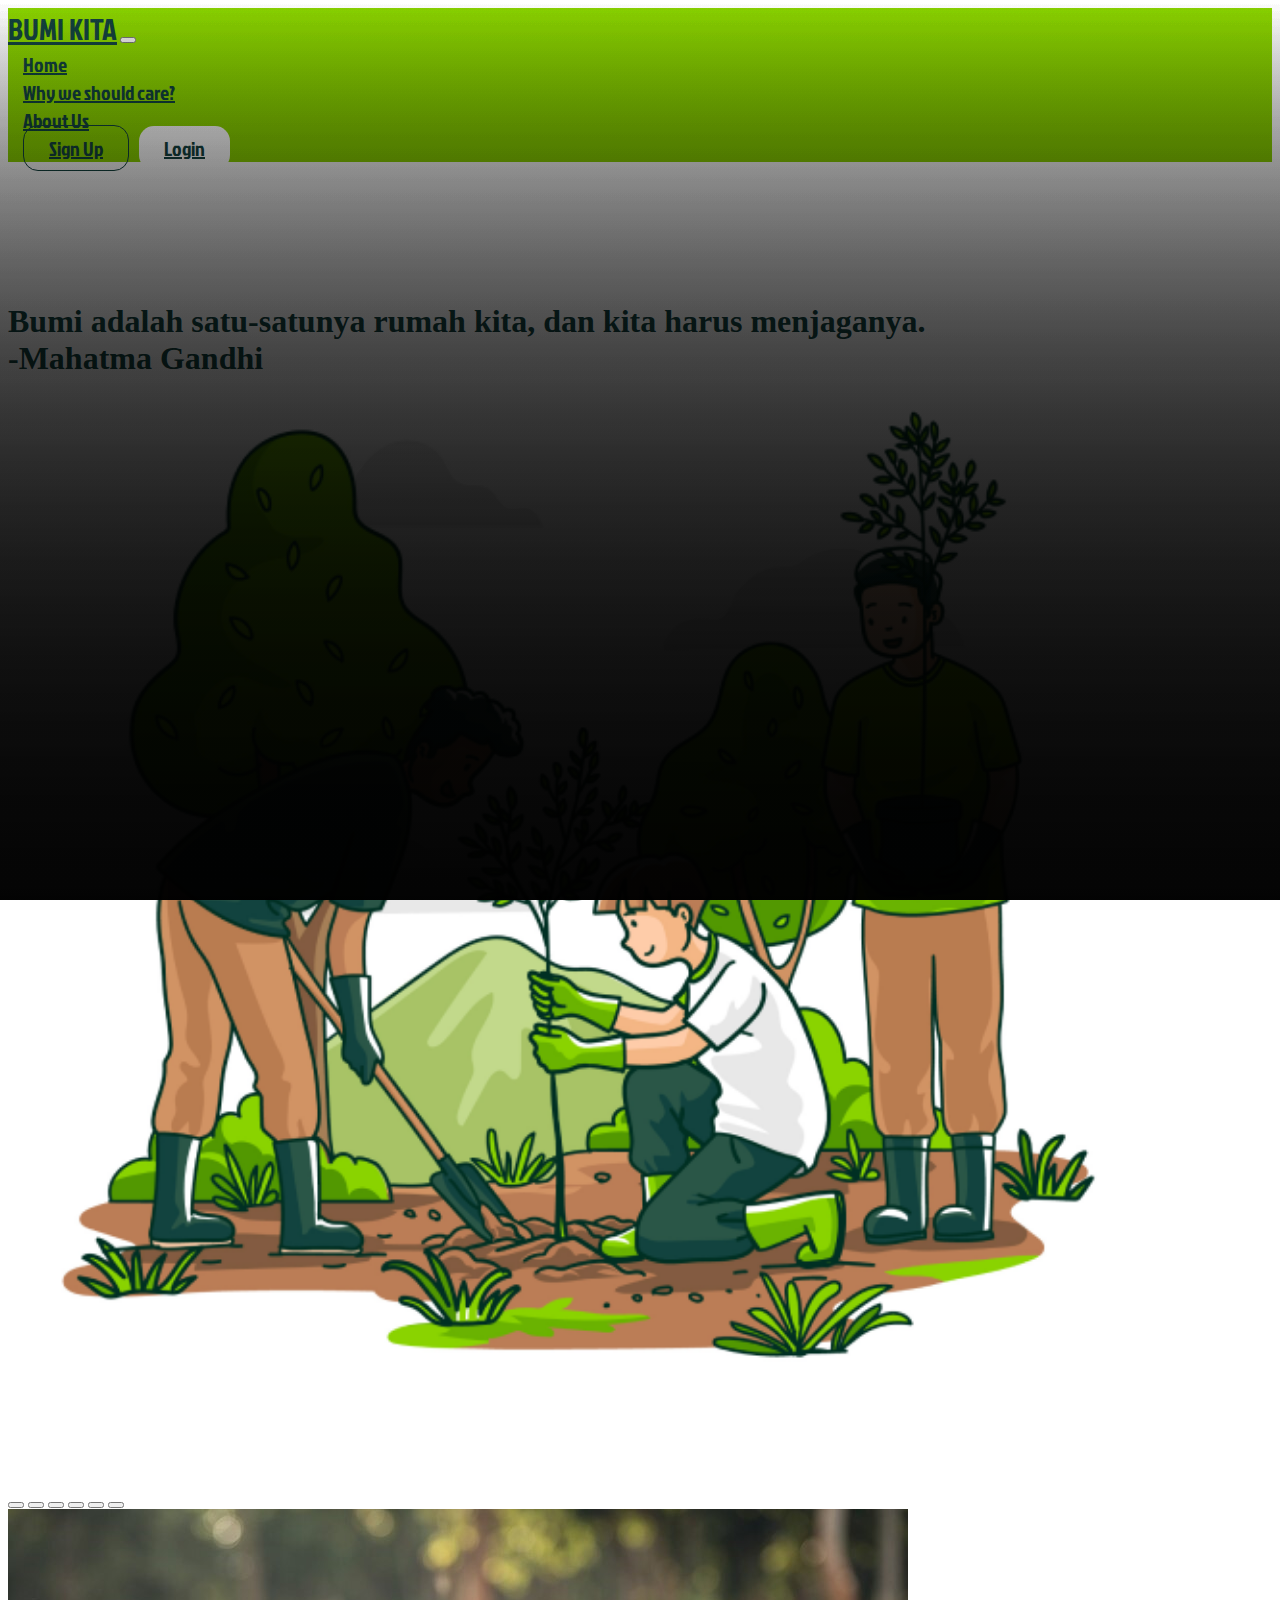
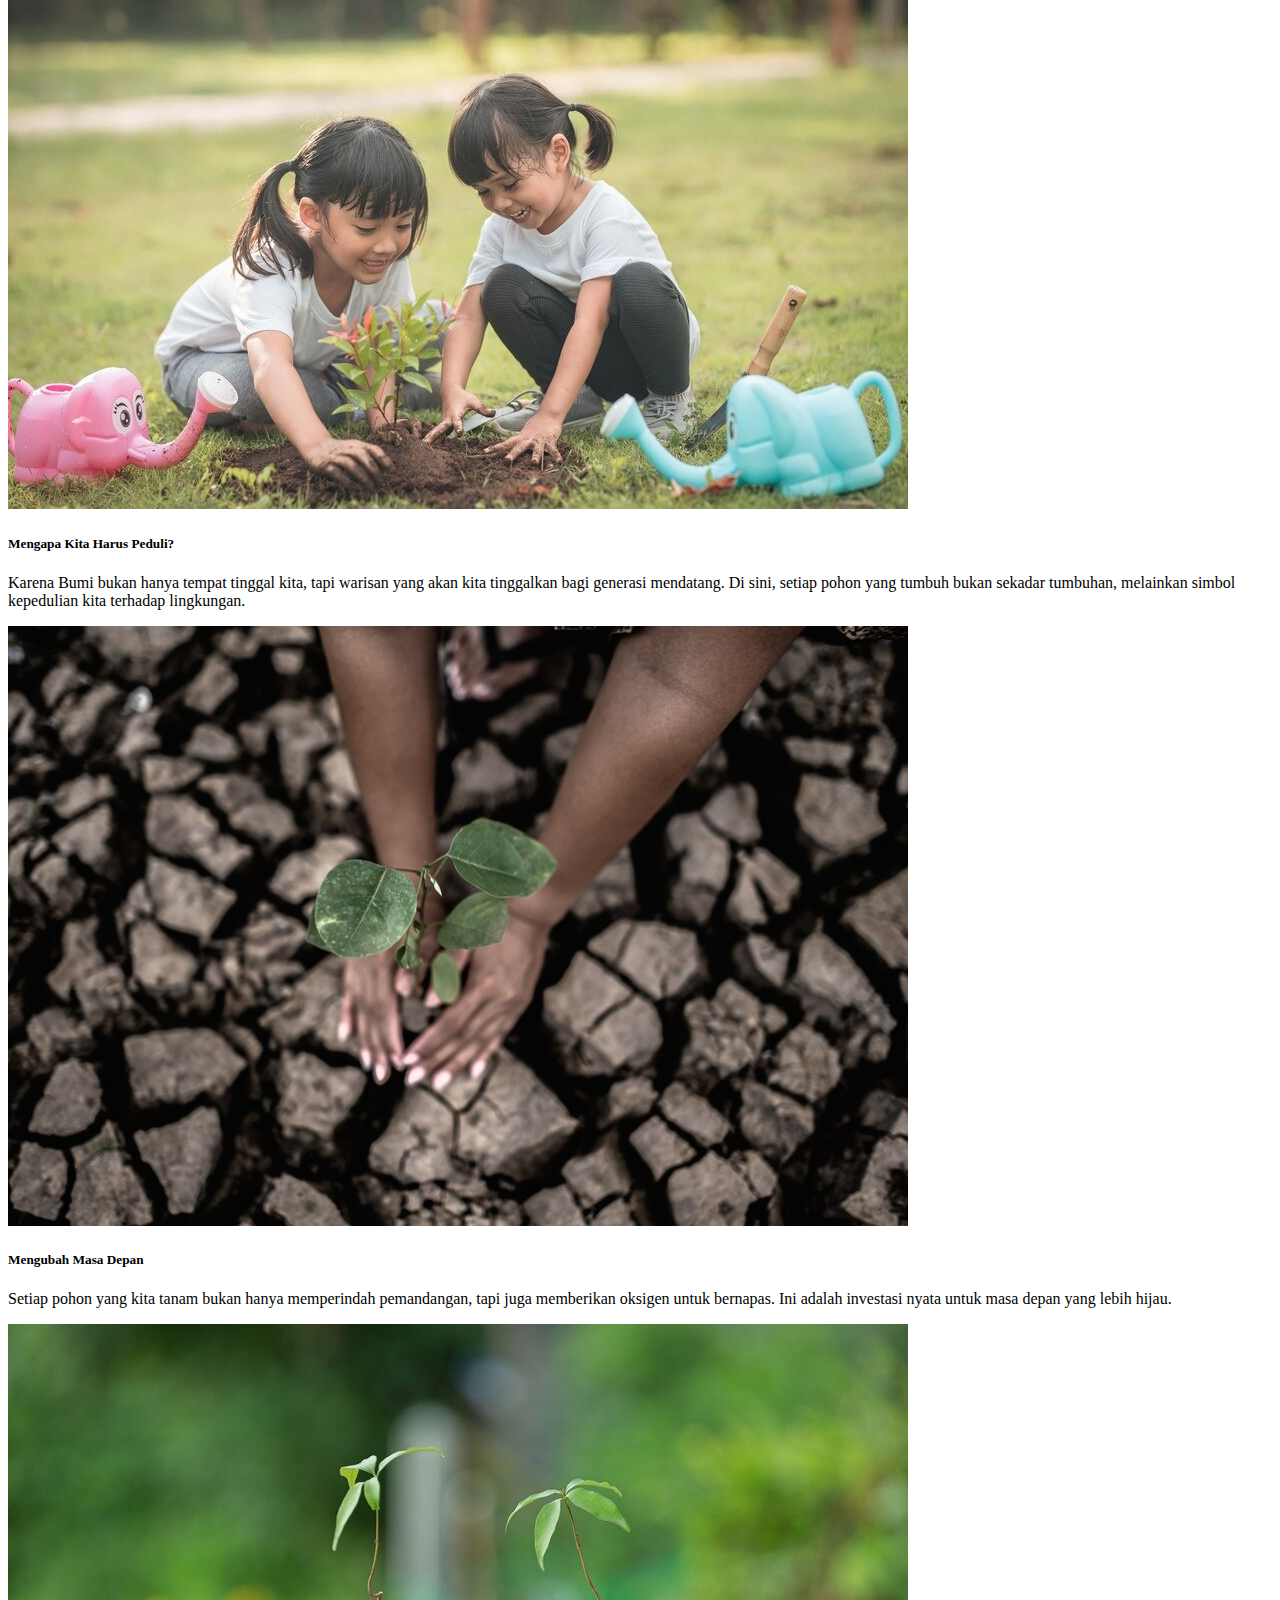
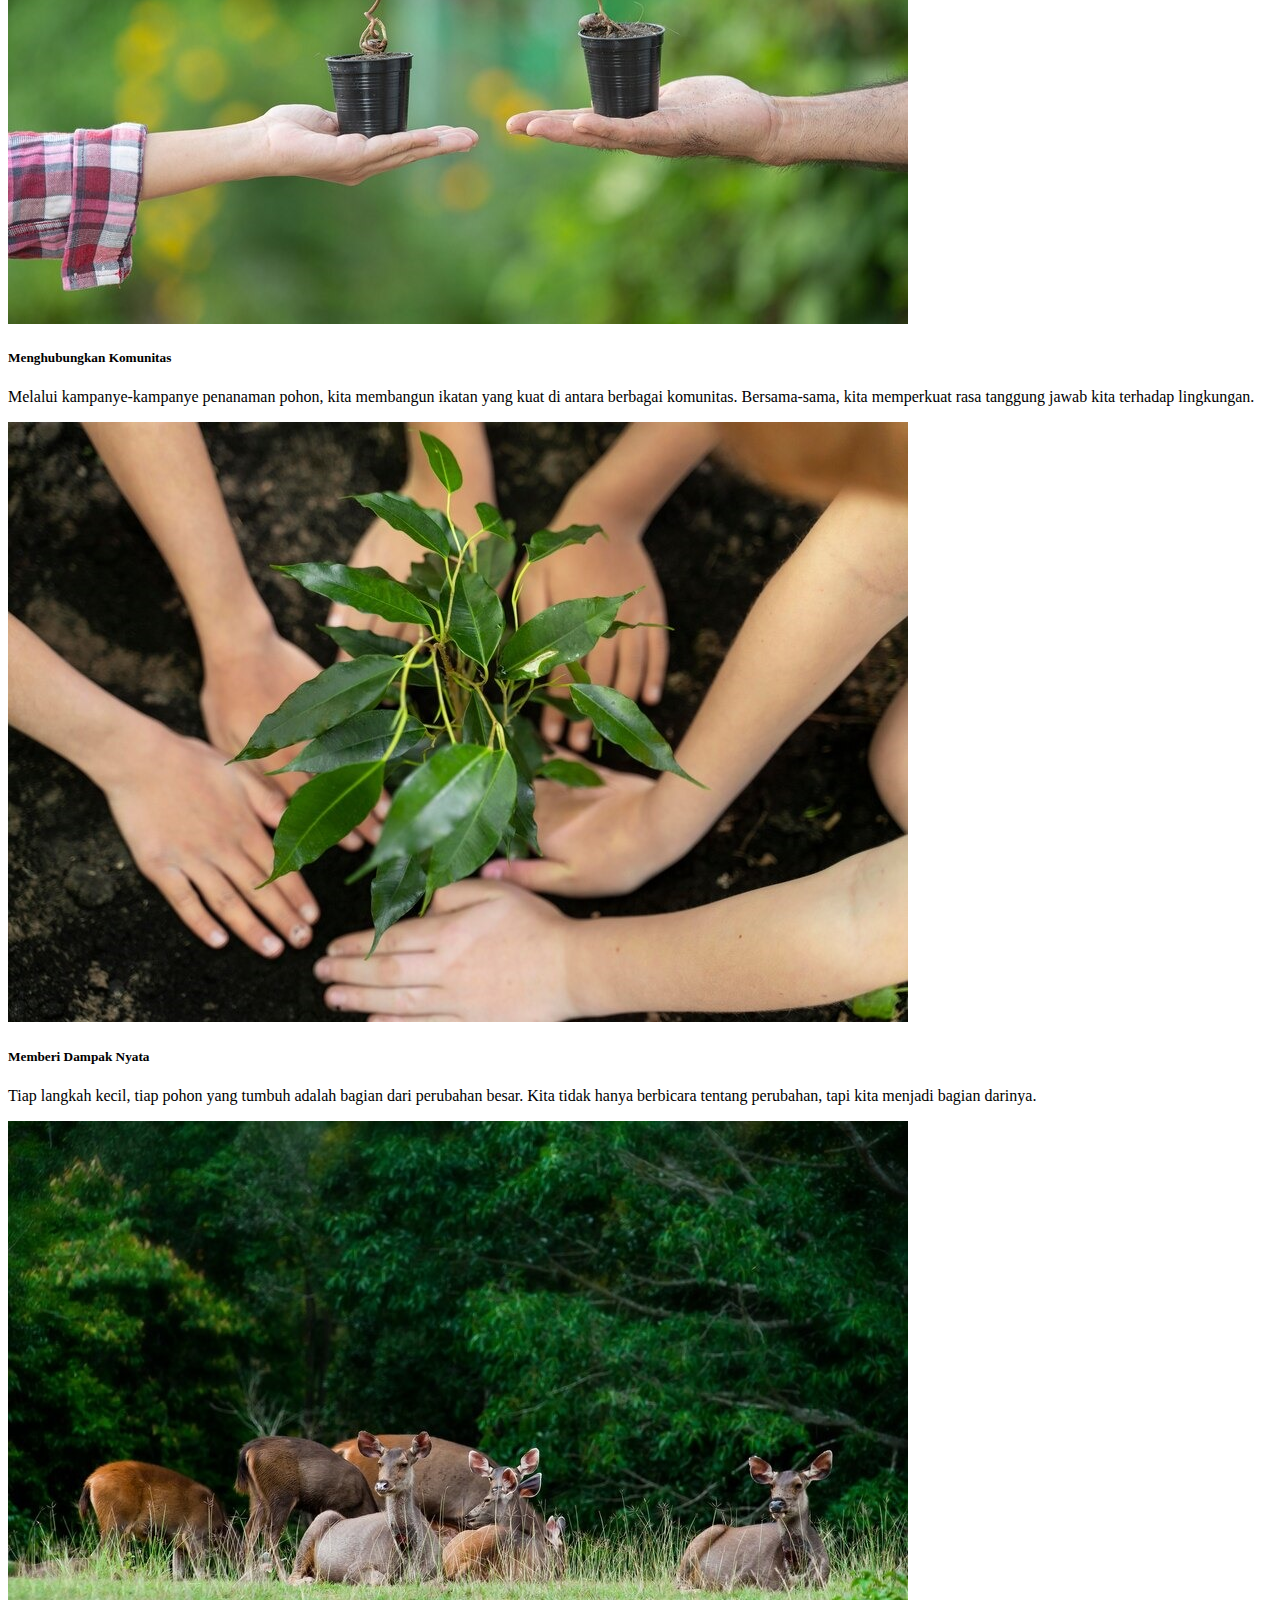
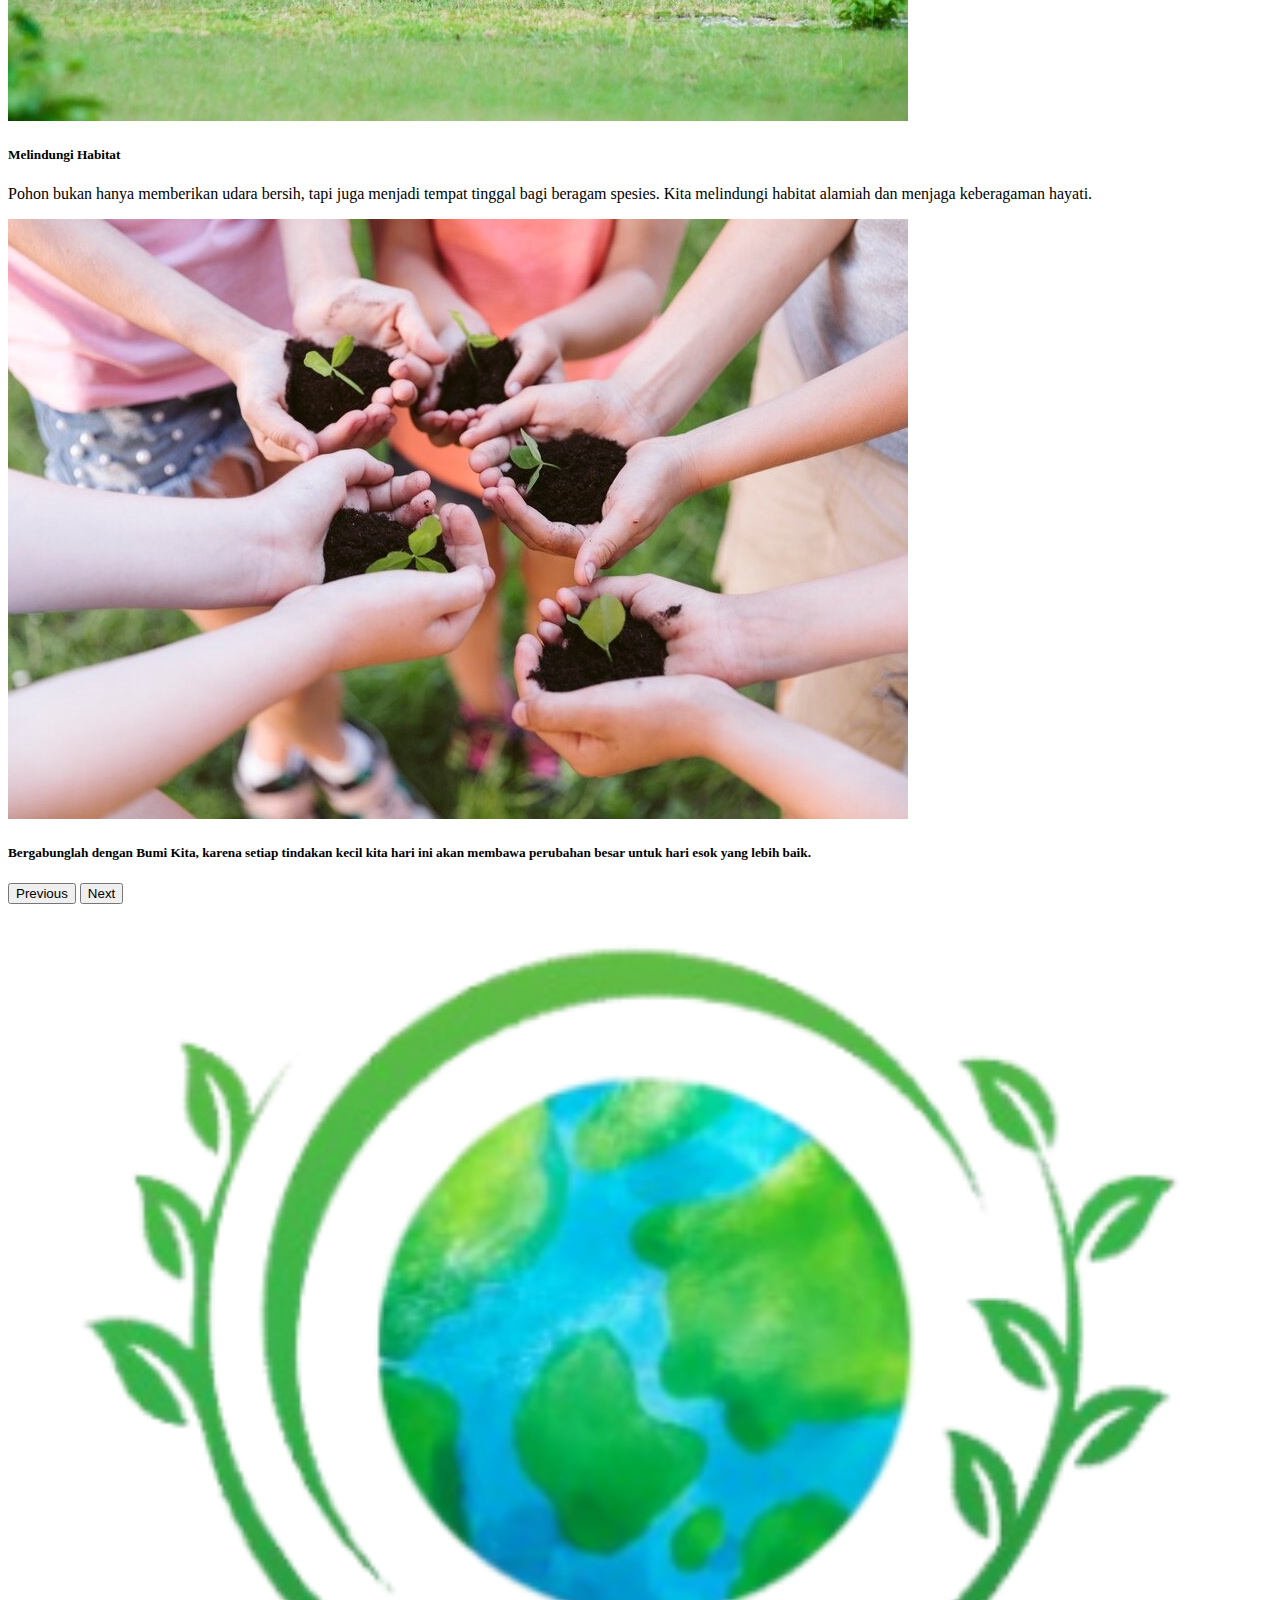
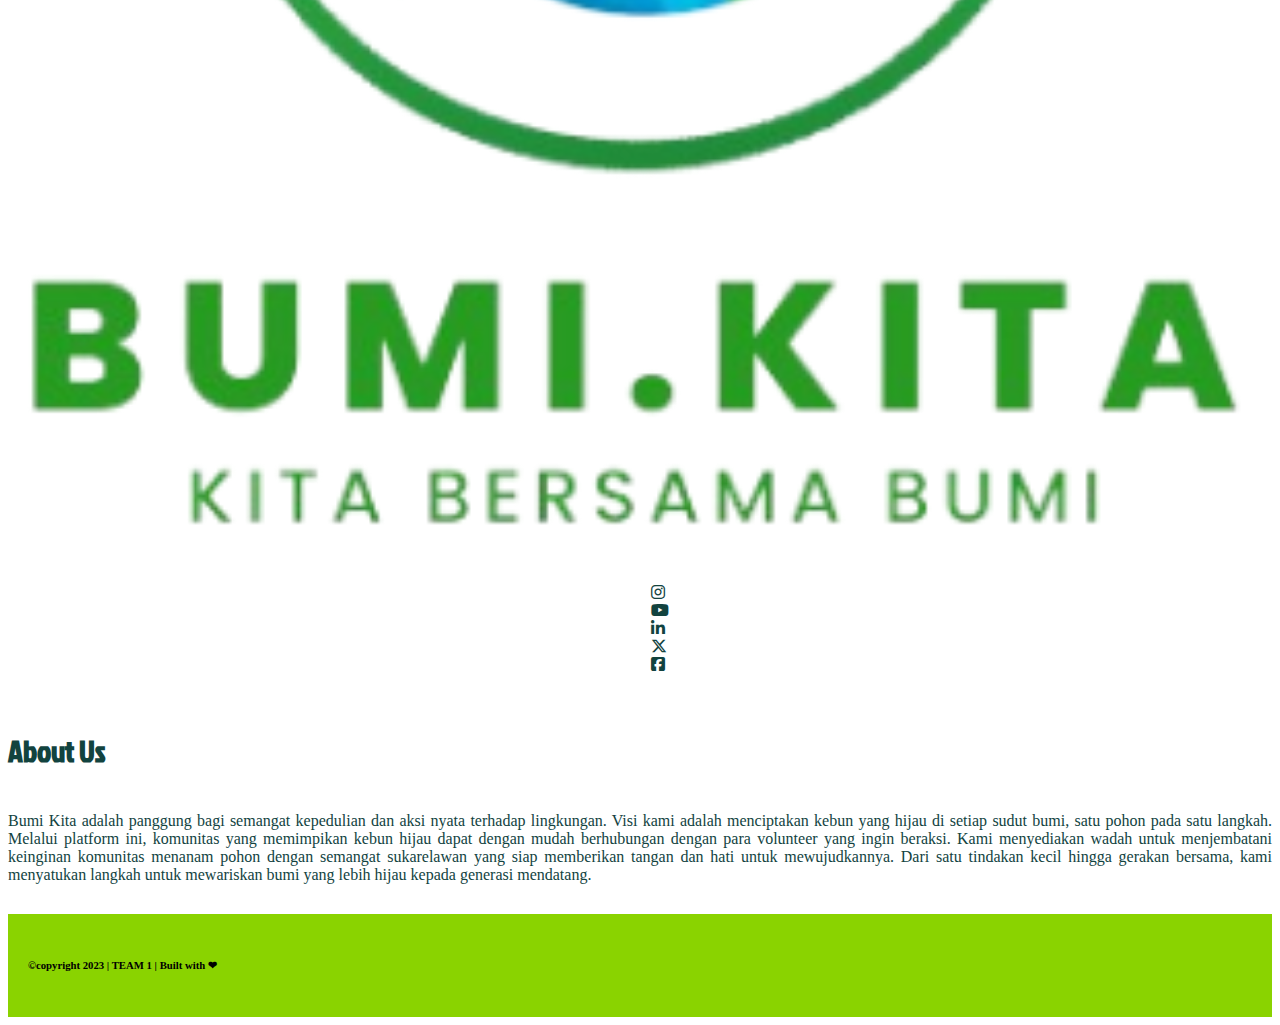
<file: index.html>
<!doctype html>
<html lang="en">

<head>
    <meta charset="utf-8">
    <meta name="viewport" content="width=device-width, initial-scale=1">
    <title>Bumi Kita</title>
    <link href="https://cdn.jsdelivr.net/npm/bootstrap@5.3.2/dist/css/bootstrap.min.css" rel="stylesheet"
        integrity="sha384-T3c6CoIi6uLrA9TneNEoa7RxnatzjcDSCmG1MXxSR1GAsXEV/Dwwykc2MPK8M2HN" crossorigin="anonymous">
    <link rel="stylesheet" href="css/styles.css">
    <link rel="preconnect" href="https://fonts.googleapis.com">
    <link rel="preconnect" href="https://fonts.gstatic.com" crossorigin>
    <link href="https://fonts.googleapis.com/css2?family=Jockey+One&family=Ubuntu+Mono&display=swap" rel="stylesheet">
    <link rel="stylesheet" href="https://cdnjs.cloudflare.com/ajax/libs/font-awesome/6.4.2/css/all.min.css">
</head>

<body id="home">
    <nav class="navbar navbar-expand-md bg-body-tertiary fixed-top">
        <div class="container">
            <a class="navbar-brand" href="#">BUMI KITA</a>
            <button class="navbar-toggler" type="button" data-bs-toggle="collapse" data-bs-target="#navbarNav"
                aria-controls="navbarNav" aria-expanded="false" aria-label="Toggle navigation">
                <span class="navbar-toggler-icon"></span>
            </button>
            <div class="collapse navbar-collapse justify-content-md-between" id="navbarNav">
                <div class="navbar-nav">
                    <div class="nav-item justify-content-center">
                        <a class="nav-link" href="#home">Home</a>
                    </div>
                    <div class="nav-item">
                        <a class="nav-link" href="#why-we-should-care">Why we should care?</a>
                    </div>
                    <div class="nav-item">
                        <a class="nav-link" href="#about-us">About Us</a>
                    </div>
                </div>
                <div class="nav-item login-signup justify-content-center">
                    <div class="nav-item">
                        <a class="nav-link" href="/signUp.html" id="signUp-btn">Sign Up</a>
                    </div>
                    <div class="nav-item">
                        <a class="nav-link" href="/login.html" id="login-btn">Login</a>
                    </div>
                </div>
            </div>
        </div>
    </nav>
    <main>
        <div class="container">
            <section id="quote">
                <div class="row align-items-center">
                    <div class="col-7" id="quote-text">
                        <h1>
                            Bumi adalah satu-satunya rumah kita, dan kita
                            harus menjaganya.<br>
                            -Mahatma Gandhi
                        </h1>
                    </div>
                    <div class="col-5">
                        <img src="img/quote.png" alt="Menanam pohon">
                    </div>
                </div>
            </section>
            <section id="why-we-should-care">
                <div id="carouselExampleCaptions" class="carousel slide" data-bs-ride="true">
                    <div class="carousel-indicators">
                        <button type="button" data-bs-target="#carouselExampleCaptions" data-bs-slide-to="0"
                            class="active" aria-current="true" aria-label="Slide 1"></button>
                        <button type="button" data-bs-target="#carouselExampleCaptions" data-bs-slide-to="1"
                            aria-label="Slide 2"></button>
                        <button type="button" data-bs-target="#carouselExampleCaptions" data-bs-slide-to="2"
                            aria-label="Slide 3"></button>
                        <button type="button" data-bs-target="#carouselExampleCaptions" data-bs-slide-to="3"
                            aria-label="Slide 4"></button>
                        <button type="button" data-bs-target="#carouselExampleCaptions" data-bs-slide-to="4"
                            aria-label="Slide 5"></button>
                        <button type="button" data-bs-target="#carouselExampleCaptions" data-bs-slide-to="5"
                            aria-label="Slide 6"></button>
                    </div>
                    <div class="carousel-inner">
                        <div class="carousel-item active">
                            <img src="img/1.png" class="d-block w-100" alt="generasi mendatang">
                            <div class="carousel-caption d-none d-md-block">
                                <h5>Mengapa Kita Harus Peduli?</h5>
                                <p>Karena Bumi bukan hanya tempat tinggal kita, tapi warisan yang akan kita
                                    tinggalkan bagi generasi mendatang. Di sini, setiap pohon yang tumbuh bukan sekadar
                                    tumbuhan, melainkan simbol kepedulian kita terhadap lingkungan.</p>
                            </div>
                            <div class="layer"></div>
                        </div>
                        <div class="carousel-item">
                            <img src="img/2.png" class="d-block w-100" alt="...">
                            <div class="carousel-caption d-none d-md-block">
                                <h5>Mengubah Masa Depan</h5>
                                <p>Setiap pohon yang kita tanam bukan hanya memperindah pemandangan, tapi juga
                                    memberikan oksigen untuk bernapas. Ini adalah investasi nyata untuk masa depan yang
                                    lebih hijau.</p>
                            </div>
                            <div class="layer"></div>
                        </div>
                        <div class="carousel-item">
                            <img src="img/3.png" class="d-block w-100" alt="Menghubungkan Komunitas">
                            <div class="carousel-caption d-none d-md-block">
                                <h5>Menghubungkan Komunitas</h5>
                                <p>Melalui kampanye-kampanye penanaman pohon, kita membangun ikatan yang kuat di antara
                                    berbagai komunitas. Bersama-sama, kita memperkuat rasa tanggung jawab kita terhadap
                                    lingkungan.</p>
                            </div>
                            <div class="layer"></div>
                        </div>
                        <div class="carousel-item">
                            <img src="img/4.png" class="d-block w-100" alt="...">
                            <div class="carousel-caption d-none d-md-block">
                                <h5>Memberi Dampak Nyata</h5>
                                <p>Tiap langkah kecil, tiap pohon yang tumbuh adalah bagian dari perubahan besar. Kita
                                    tidak hanya berbicara tentang perubahan, tapi kita menjadi bagian darinya.</p>
                            </div>
                            <div class="layer"></div>
                        </div>
                        <div class="carousel-item">
                            <img src="img/5.png" class="d-block w-100" alt="...">
                            <div class="carousel-caption d-none d-md-block">
                                <h5>Melindungi Habitat</h5>
                                <p>Pohon bukan hanya memberikan udara bersih, tapi juga menjadi tempat tinggal bagi
                                    beragam spesies. Kita melindungi habitat alamiah dan menjaga keberagaman hayati.</p>
                            </div>
                            <div class="layer"></div>
                        </div>
                        <div class="carousel-item">
                            <img src="img/6.png" class="d-block w-100" alt="...">
                            <div class="carousel-caption d-none d-md-block">
                                <h5>Bergabunglah dengan Bumi Kita, karena setiap tindakan kecil kita hari ini akan
                                    membawa perubahan besar untuk hari esok yang lebih baik.</h5>
                            </div>
                            <div class="layer"></div>
                        </div>
                    </div>
                    <button class="carousel-control-prev" type="button" data-bs-target="#carouselExampleCaptions"
                        data-bs-slide="prev">
                        <span class="carousel-control-prev-icon" aria-hidden="true"></span>
                        <span class="visually-hidden">Previous</span>
                    </button>
                    <button class="carousel-control-next" type="button" data-bs-target="#carouselExampleCaptions"
                        data-bs-slide="next">
                        <span class="carousel-control-next-icon" aria-hidden="true"></span>
                        <span class="visually-hidden">Next</span>
                    </button>
                </div>
            </section>
            <section id="about-us">
                <div class="row mt-5 pt-5 justify-content-between">
                    <div class="col-md-4 custom-col">
                        <img src="img/logo-bumi-kita.png" alt="logo-bumi-kita">
                        <div class="container d-flex justify-content-center align-items-center my-3">
                            <ul class="list-group list-group-horizontal">
                                <li class="list-group-item"><a href="#"><i class="fa-brands fa-instagram fs-2"></i></a></li>
                                <li class="list-group-item"><a href="#"><i class="fa-brands fa-youtube fs-2"></i></a></li>
                                <li class="list-group-item"><a href="#"><i class="fa-brands fa-linkedin-in fs-2"></i></a></li>
                                <li class="list-group-item"><a href="#"><i class="fa-brands fa-x-twitter fs-2"></i></a></li>
                                <li class="list-group-item"><a href="#"><i class="fa-brands fa-square-facebook fs-2"></i></a></li>
                            </ul>
                        </div>
                    </div>
                    <div class="col-md-7 text-center">
                        <h4>About Us</h4>
                        <p class="fs-5 text-justify">
                            Bumi Kita adalah panggung bagi semangat kepedulian dan aksi nyata terhadap lingkungan. Visi kami adalah menciptakan kebun yang hijau di setiap sudut bumi, satu pohon pada satu langkah. Melalui platform ini, komunitas yang memimpikan kebun hijau dapat dengan mudah berhubungan dengan para volunteer yang ingin beraksi. Kami menyediakan wadah untuk menjembatani keinginan komunitas menanam pohon dengan semangat sukarelawan yang siap memberikan tangan dan hati untuk mewujudkannya. Dari satu tindakan kecil hingga gerakan bersama, kami menyatukan langkah untuk mewariskan bumi yang lebih hijau kepada generasi mendatang.
                        </p>
                    </div>
                </div>
            </section>
        </div>
    </main>
    <footer>
        <h6 class="text-center bottom-0">&copy;copyright 2023 | TEAM 1 | Built with &#10084;</h6>
    </footer>
    <script src="https://cdn.jsdelivr.net/npm/bootstrap@5.3.2/dist/js/bootstrap.bundle.min.js"
        integrity="sha384-C6RzsynM9kWDrMNeT87bh95OGNyZPhcTNXj1NW7RuBCsyN/o0jlpcV8Qyq46cDfL" crossorigin="anonymous">
    </script>
</body>

</html>
</file>
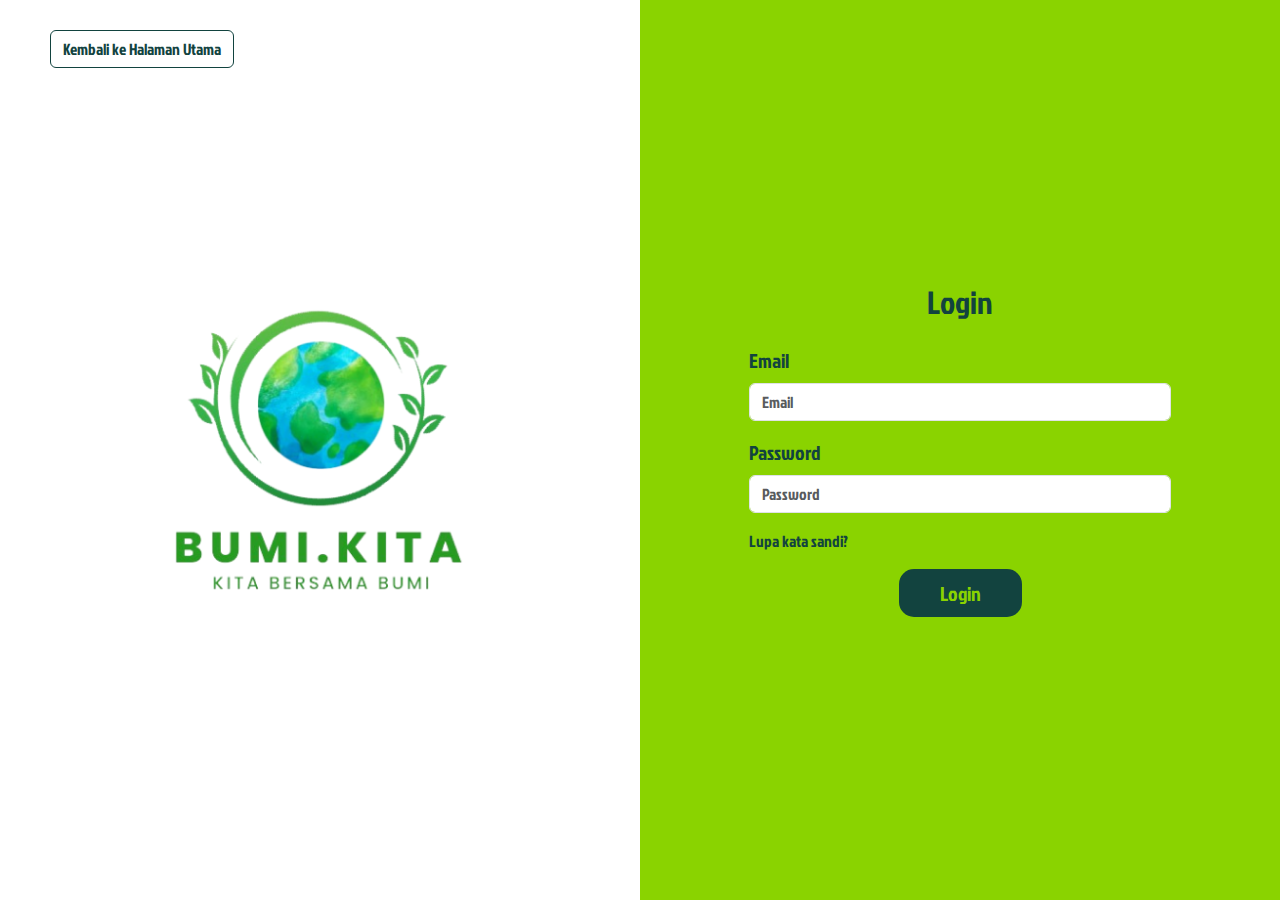
<file: login.html>
<!DOCTYPE html>
<html lang="en">

<head>
    <meta charset="UTF-8">
    <meta name="viewport" content="width=device-width, initial-scale=1.0">
    <link href="https://cdn.jsdelivr.net/npm/bootstrap@5.3.0/dist/css/bootstrap.min.css" rel="stylesheet">
    <link rel="stylesheet" href="css/styles.css">
    <link rel="preconnect" href="https://fonts.googleapis.com">
    <link rel="preconnect" href="https://fonts.gstatic.com" crossorigin>
    <link href="https://fonts.googleapis.com/css2?family=Jockey+One&family=Ubuntu+Mono&display=swap" rel="stylesheet">
    <title>Bumi Kita | Login Page</title>
</head>

<body>
    <div id="login-page" class="container-fluid h-100">
        <div class="row h-100">
            <div id="kolom-kiri" class="col-md-6 text-white vh-100">
                <div class="d-flex justify-content-center align-items-center h-100">
                    <div class="centered-image">
                        <img src="img/logo-bumi-kita.png" alt="Brand Logo" style="max-width: 300px;">
                    </div>
                </div>
            </div>
            <div id="kolom-kanan" class="col-md-6 vh-100">
                <div class="d-flex justify-content-center align-items-center h-100">
                    <div class="login-form w-75">
                        <h2 class="mb-4 text-center fs-2">Login</h2>
                        <form>
                            <div class="mb-3">
                                <label for="inputEmail" class="form-label fs-5">Email</label>
                                <input type="email" class="form-control" id="inputEmail" placeholder="Email" required>
                            </div>
                            <div class="mb-3">
                                <label for="inputPassword" class="form-label fs-5">Password</label>
                                <input type="password" class="form-control" id="inputPassword" placeholder="Password"
                                    required>
                            </div>
                            <p><a href="#">Lupa kata sandi?</a></p>
                            <a href="index.html" class="btn back-to-home">Kembali ke Halaman Utama</a>
                            <div class="container-fluid d-flex justify-content-center">
                                <button type="submit" class="btn fs-5">Login</button>
                            </div>
                        </form>
                    </div>
                </div>
            </div>
        </div>
    </div>
</body>

</html>
</file>
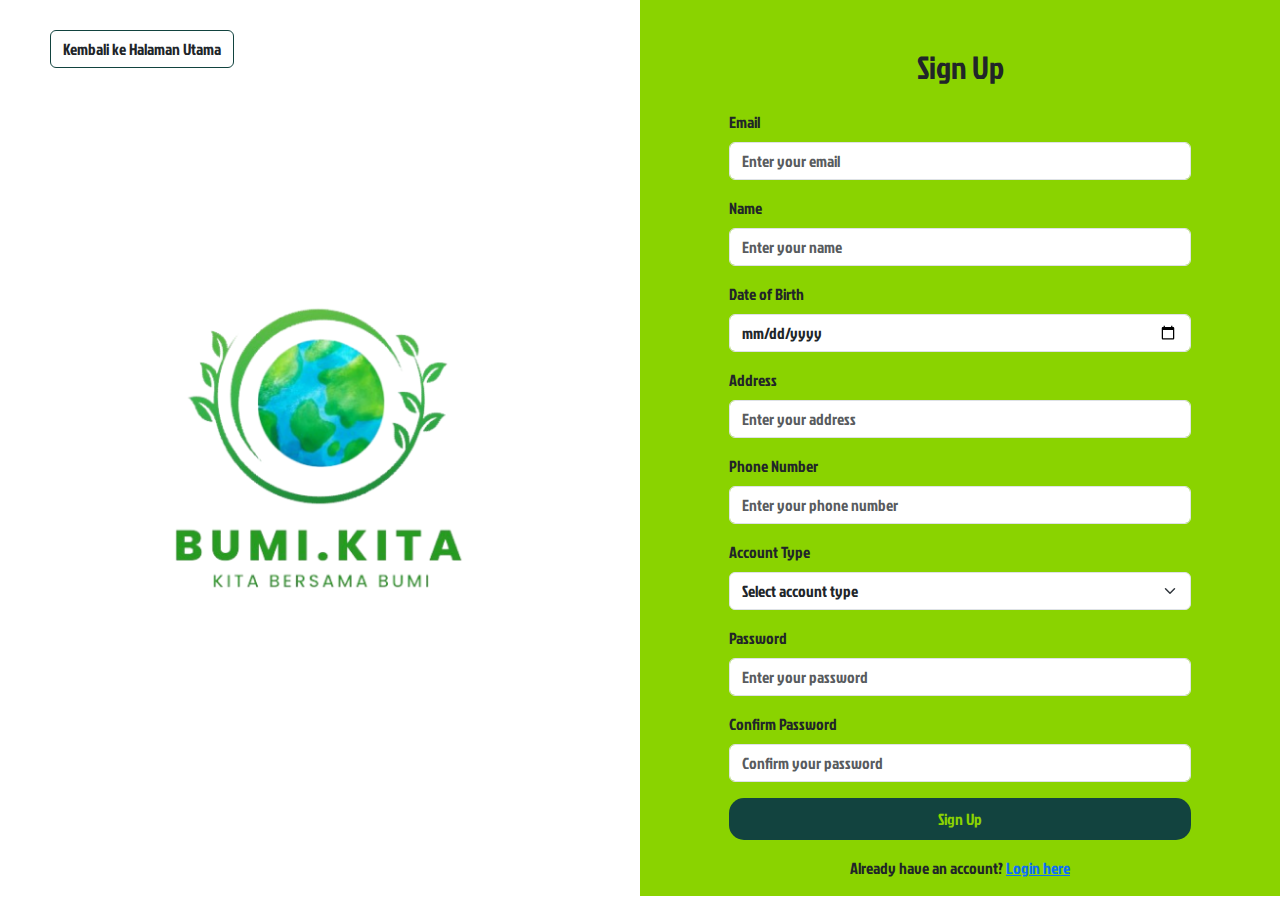
<file: signUp.html>
<!DOCTYPE html>
<html lang="en">
<head>
    <meta charset="UTF-8">
    <meta name="viewport" content="width=device-width, initial-scale=1.0">
    <link href="https://cdn.jsdelivr.net/npm/bootstrap@5.3.0/dist/css/bootstrap.min.css" rel="stylesheet">
    <link rel="stylesheet" href="css/styles.css">
    <link rel="preconnect" href="https://fonts.googleapis.com">
    <link rel="preconnect" href="https://fonts.gstatic.com" crossorigin>
    <link href="https://fonts.googleapis.com/css2?family=Jockey+One&family=Ubuntu+Mono&display=swap" rel="stylesheet">
    <title>Sign Up Page | Bumi Kita</title>
</head>
<body>
    <div class="container-fluid">
        <div class="row">
            <div id="kolom-kiri" class="col-md-6 text-white">
                <div class="d-flex justify-content-center align-items-center h-100">
                    <div class="centered-image">
                        <img src="img/logo-bumi-kita.png" alt="Brand Logo" style="max-width: 300px;">
                    </div>
                </div>
            </div>
            <div id="kolom-kanan" class="col-md-6 pt-5">
                <div class="d-flex justify-content-center align-items-center h-100 ">
                    <div class="col-md-6 w-75 signUp-form">
                        <h2 class="text-center mb-4">Sign Up</h2>
                        <form>
                            <div class="mb-3">
                                <label for="email" class="form-label">Email</label>
                                <input type="email" class="form-control" id="email" placeholder="Enter your email" required>
                            </div>
                            <div class="mb-3">
                                <label for="name" class="form-label">Name</label>
                                <input type="text" class="form-control" id="name" placeholder="Enter your name" required>
                            </div>
                            <div class="mb-3">
                                <label for="dob" class="form-label">Date of Birth</label>
                                <input type="date" class="form-control" id="dob" required>
                            </div>
                            <div class="mb-3">
                                <label for="address" class="form-label">Address</label>
                                <input type="text" class="form-control" id="address" placeholder="Enter your address" required>
                            </div>
                            <div class="mb-3">
                                <label for="phone" class="form-label">Phone Number</label>
                                <input type="tel" class="form-control" id="phone" placeholder="Enter your phone number" required>
                            </div>
                            <div class="mb-3">
                                <label for="account-type" class="form-label">Account Type</label>
                                <select class="form-select" id="account-type" required>
                                    <option value="">Select account type</option>
                                    <option value="personal">Personal</option>
                                    <option value="community">Community</option>
                                </select>
                            </div>
                            <div class="mb-3">
                                <label for="password" class="form-label">Password</label>
                                <input type="password" class="form-control" id="password" placeholder="Enter your password" required>
                            </div>
                            <div class="mb-3">
                                <label for="confirm-password" class="form-label">Confirm Password</label>
                                <input type="password" class="form-control" id="confirm-password" placeholder="Confirm your password" required>
                            </div>
                            <div class="d-grid">
                                <button type="submit" class="btn">Sign Up</button>
                            </div>
                        </form>
                        <a href="index.html" class="btn back-to-home">Kembali ke Halaman Utama</a>
                        <p class="text-center mt-3">Already have an account? <a href="/login.html">Login here</a></p>
                    </div>
                </div>
            </div>
        </div>
    </div>
</body>
</html>
</file>
<file: css/styles.css>
nav.navbar {
    background-color: #8AD300 !important;
    font-family: 'Jockey One', sans-serif;
}

a.navbar-brand {
    color: #12433F !important;
    font-size: 30px;
}

a.nav-link {
    color: #12433F !important;
    font-size: 20px;
    margin: 0 15px;
}

a.nav-link:hover {
    color: #8AD300 !important;
    background-color: #12433F;
    border-radius: 15px;
}

.login-signup {
    display: flex;
    flex-direction: row;
}

#signUp-btn {
    padding: 8px 25px;
    border-radius: 15px;
    border: #12433F solid 1px;
    margin-right: -5px;
}

#login-btn {
    padding: 8px 25px;
    background-color: #fff;
    border-radius: 15px;
}

#login-btn:hover {
    background-color: #12433F;
}

#quote {
    padding-top: 120px;
}

#quote-text {
    color: #12433F;
}

#quote .col-5 img {
    width: 90%;
}

#why-we-should-care {
    margin-top: 120px;
}

.layer {
    /* background-color: rgba(0, 0, 0, 0.4); */
    right: 0;
    left: 0;
    top: 0;
    bottom: 0;
    padding-top: 55%;
    background: linear-gradient(to top, rgba(0, 0, 0, 0.5), rgba(0, 0, 0, 0));
    width: 100%;
    position: absolute;
}

.carousel-caption {
    z-index: 999;
}

#about-us h4 {
    font-family: 'Jockey One', sans-serif;
    font-size: 30px;
    color: #12433F;
}

#about-us p {
    color: #12433F;
    text-align: justify;
}

.custom-col {
    display: flex;
    flex-direction: column;
    justify-content: center;
}

.custom-col .container {
    margin: 0 auto;
}

#about-us ul {
    list-style: none;
}

#about-us li a i {
    color: #12433F;
}

footer {
    background-color: #8AD300 !important;
    margin-top: 30px;
    padding: 20px;
}

/* styling untuk login-page */
.centered-image {
    display: flex;
    justify-content: center;
    align-items: center;
    height: 100%;
}

#kolom-kanan {
    background-color: #8AD300;
}

.login-form {
    padding: 20px;
    height: 100%;
    display: flex;
    flex-direction: column;
    justify-content: center;
    color: #12433F;
    font-family: 'Jockey One', sans-serif;
}

.login-form a {
    text-decoration: none;
    color: #12433F;
}

.login-form a:hover {
    text-decoration: underline;
}

.login-form button, .signUp-form button {
    border-radius: 15px;
    padding: 8px 40px;
    background-color: #12433F;
    color: #8AD300;
}
.login-form button:hover, .signUp-form button:hover {
    border: #12433F solid 1px;

}
.back-to-home {
    position: absolute;
    top: 30px;
    left: 50px;
    border: #12433F solid 1px;
}
.back-to-home:hover{
    text-decoration: none !important;
    background-color: #12433F;
    color:#8AD300;
}
.signUp-form{
    font-family: 'Jockey One', sans-serif !important;
}
</file>
